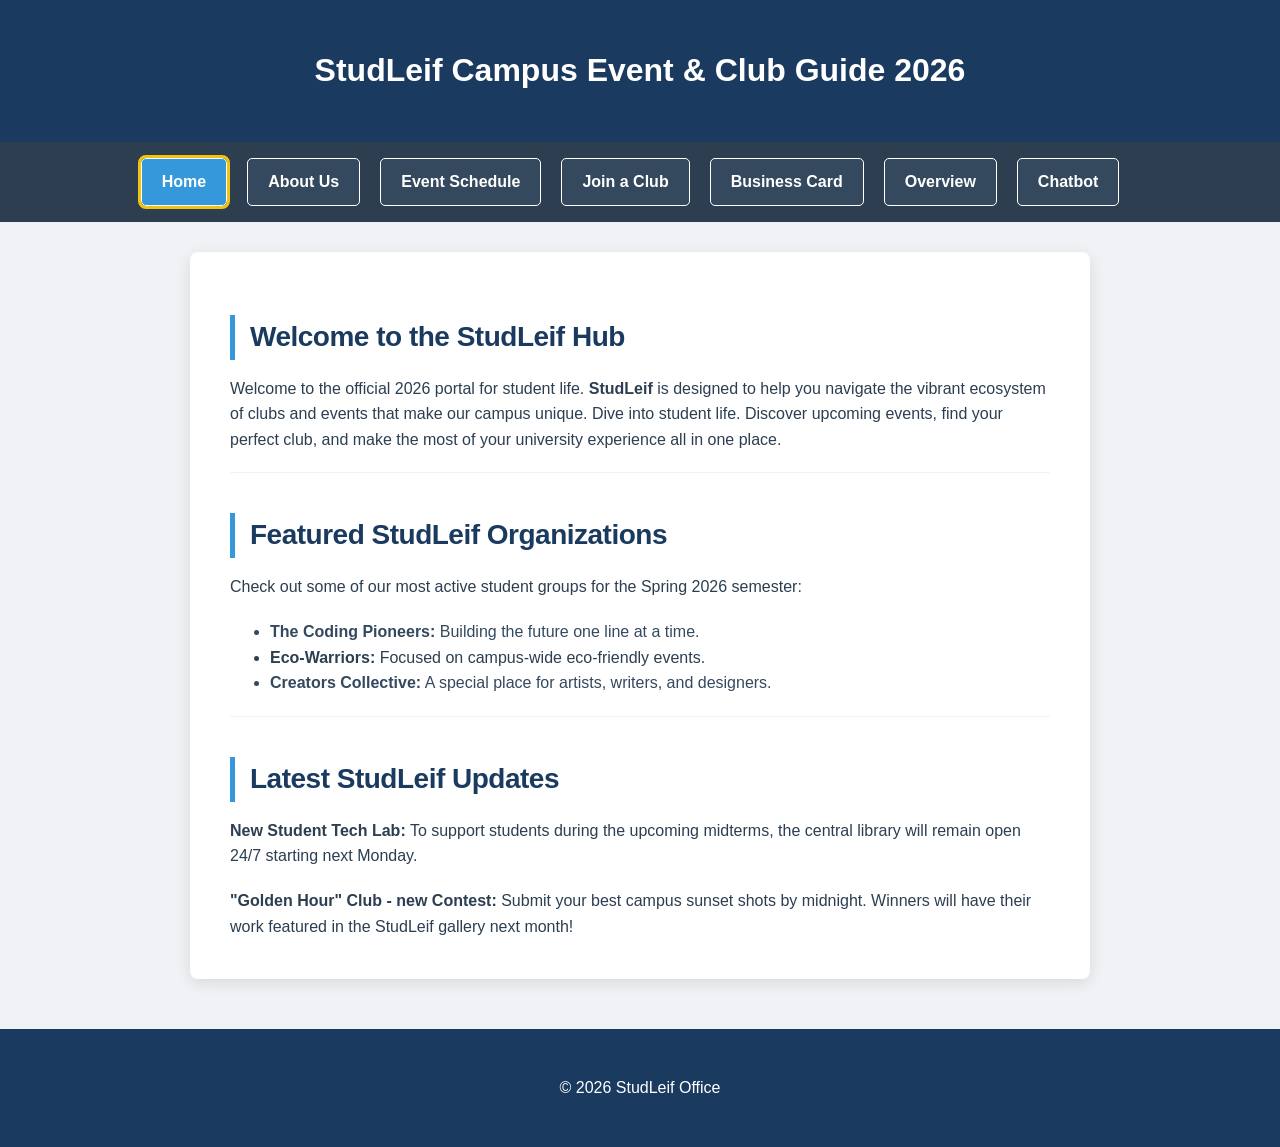
<file: index.html>
<!DOCTYPE html>
<html lang="en">
<head>
  <meta charset="UTF-8">
  <meta name="viewport" content="width=device-width, initial-scale=1.0">
  <title>Home | StudLeif Campus Guide 2026</title>
  <link rel="stylesheet" href="styles.css">
</head>
<body>


  <header>
    <h1>StudLeif Campus Event & Club Guide 2026</h1>
    <a href="#main-content" class="skip-link">Skip to main content</a>
  </header>

  <nav>
    <ul>
      <li><a href="index.html" class="active">Home</a></li>
      <li><a href="about.html">About Us</a></li>
      <li><a href="events.html">Event Schedule</a></li>
      <li><a href="join.html">Join a Club</a></li>
      <li><a href="card.html">Business Card</a></li>
      <li><a href="overview.html">Overview</a></li>
      <li><a href="chatbot.html">Chatbot</a></li>
    </ul>
  </nav>

  <main id="main-content">
    <section>
      <h2>Welcome to the StudLeif Hub</h2>
      <p>
        Welcome to the official 2026 portal for student life. <b>StudLeif</b> is designed to help you 
        navigate the vibrant ecosystem of clubs and events that make our campus unique. 
        Dive into student life. Discover upcoming events, find your perfect club, and make the most of your university experience all in one place.
      </p>
    </section>

    <section>
      <h2>Featured StudLeif Organizations</h2>
      <p>Check out some of our most active student groups for the Spring 2026 semester:</p>
      <ul>
        <li><strong>The Coding Pioneers:</strong> Building the future one line at a time.</li>
        <li><strong>Eco-Warriors:</strong> Focused on campus-wide eco-friendly events.</li>
        <li><strong>Creators Collective:</strong> A special place for artists, writers, and designers.</li>
      </ul>
    </section>

    <section>
      <h2>Latest StudLeif Updates</h2>
      <p>
        <strong>New Student Tech Lab:</strong>
        To support students during the upcoming midterms, the central library will remain open 24/7 starting next Monday.
      </p>
      <p>
        <strong>"Golden Hour" Club - new Contest:</strong> 
        Submit your best campus sunset shots by midnight. Winners will have their work featured in the StudLeif gallery next month!
      </p>
    </section>
  </main>

  <footer>
    <p>&copy; 2026 StudLeif Office</p>
  </footer>

</body>
</html>
</file>
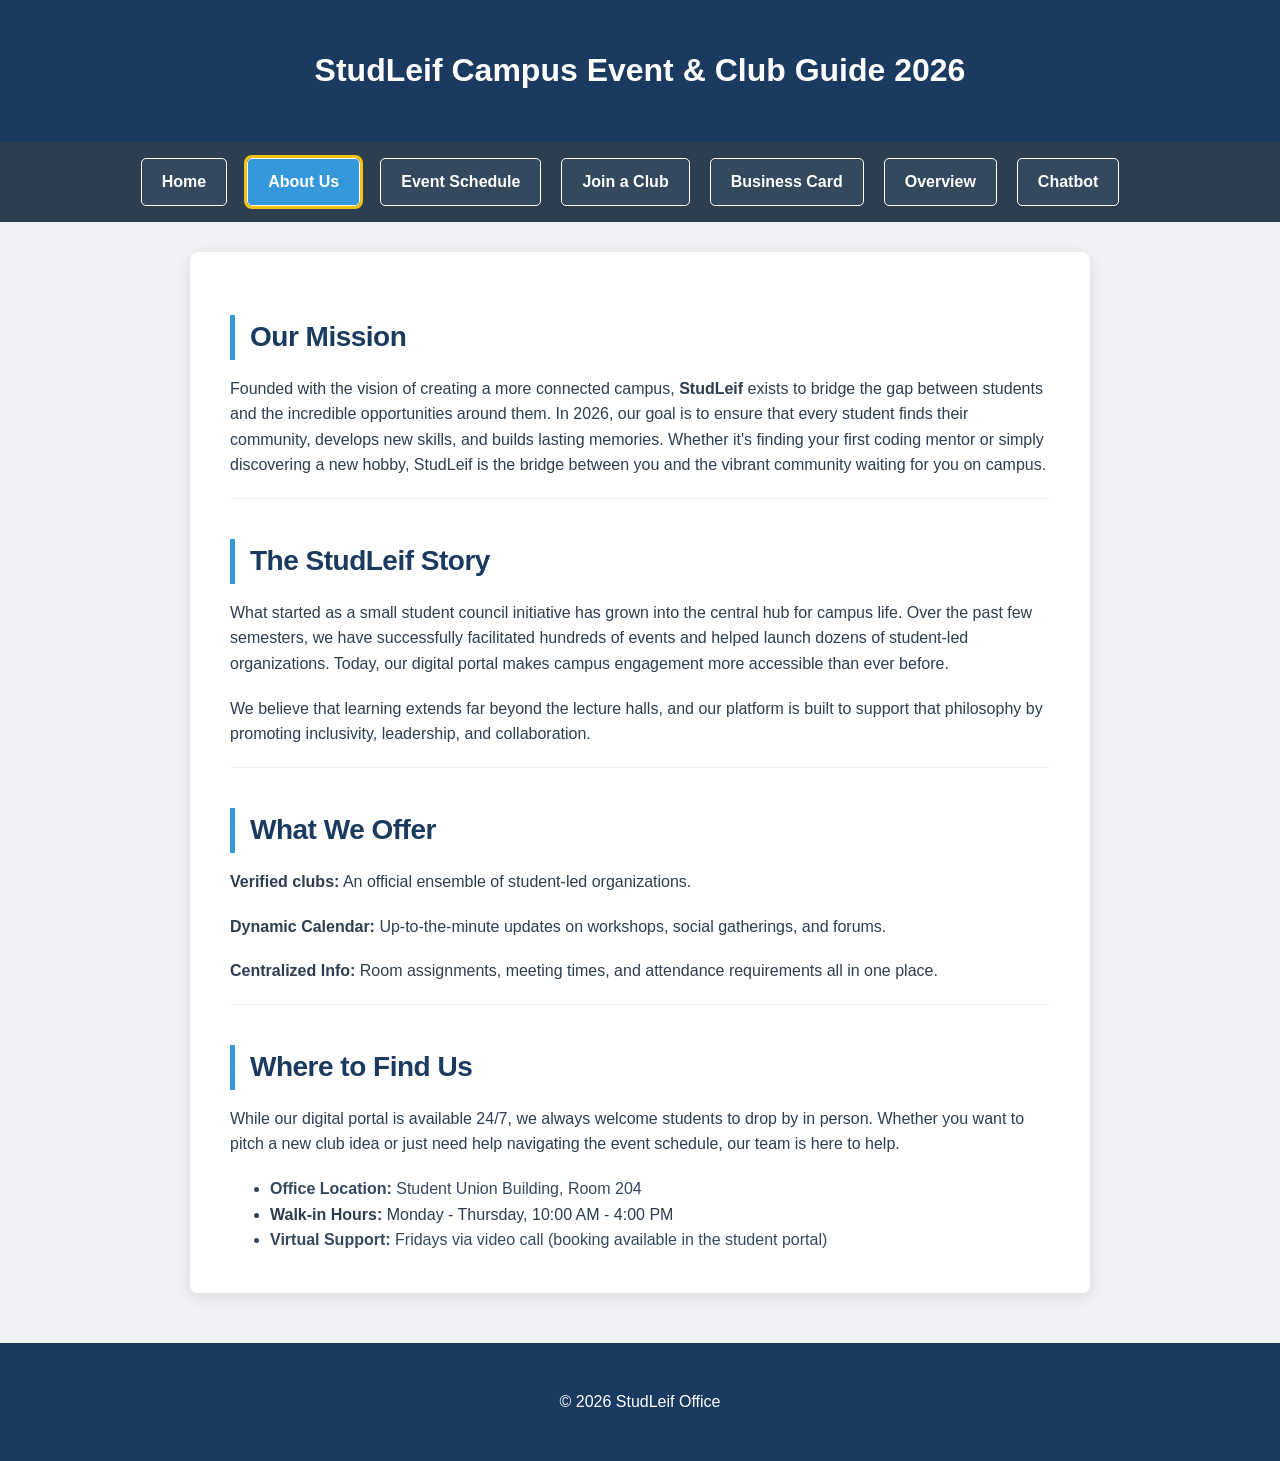
<file: about.html>
<!DOCTYPE html>
<html lang="en">
<head>
  <meta charset="UTF-8">
  <meta name="viewport" content="width=device-width, initial-scale=1.0">
  <title>About Us | StudLeif Campus Guide 2026</title>
  <link rel="stylesheet" href="styles.css">
</head>
<body>

  <header>
    <h1>StudLeif Campus Event & Club Guide 2026</h1>
    <a href="#main-content" class="skip-link">Skip to main content</a>
  </header>

  <nav>
    <ul>
      <li><a href="index.html">Home</a></li>
      <li><a href="about.html" class="active">About Us</a></li>
      <li><a href="events.html">Event Schedule</a></li>
      <li><a href="join.html">Join a Club</a></li>
      <li><a href="card.html">Business Card</a></li>
      <li><a href="overview.html">Overview</a></li>
      <li><a href="chatbot.html">Chatbot</a></li>
    </ul>
  </nav>

  <main id="main-content">
    <section>
      <h2>Our Mission</h2>
      <p>
        Founded with the vision of creating a more connected campus, <b>StudLeif</b> exists to bridge the gap 
        between students and the incredible opportunities around them. In 2026, our goal is to ensure that 
        every student finds their community, develops new skills, and builds lasting memories. Whether it's finding your first 
        coding mentor or simply discovering a new hobby, StudLeif is the bridge between you and the vibrant community waiting for you on campus.
      </p>
    </section>

    <section>
      <h2>The StudLeif Story</h2>
      <p>
        What started as a small student council initiative has grown into the central hub for campus life. 
        Over the past few semesters, we have successfully facilitated hundreds of events and helped launch 
        dozens of student-led organizations. Today, our digital portal makes campus engagement more accessible 
        than ever before.
      </p>
      <p>
        We believe that learning extends far beyond the lecture halls, and our platform is built to support 
        that philosophy by promoting inclusivity, leadership, and collaboration.
      </p>
    </section>
    <section>
      <h2>What We Offer</h2>
      <p><b>Verified clubs:</b> An official ensemble of student-led organizations.</p>
      <p><b>Dynamic Calendar:</b> Up-to-the-minute updates on workshops, social gatherings, and forums.</p>
      <p><b>Centralized Info:</b> Room assignments, meeting times, and attendance requirements all in one place.</p>
    </section>
    <section>
      <h2>Where to Find Us</h2>
      <p>
        While our digital portal is available 24/7, we always welcome students to drop by in person. 
        Whether you want to pitch a new club idea or just need help navigating the event schedule, our team is here to help.
      </p>
      <ul>
        <li><strong>Office Location:</strong> Student Union Building, Room 204</li>
        <li><strong>Walk-in Hours:</strong> Monday - Thursday, 10:00 AM - 4:00 PM</li>
        <li><strong>Virtual Support:</strong> Fridays via video call (booking available in the student portal)</li>
      </ul>
    </section>
  </main>

  <footer>
    <p>&copy; 2026 StudLeif Office</p>
  </footer>

</body>
</html>
</file>
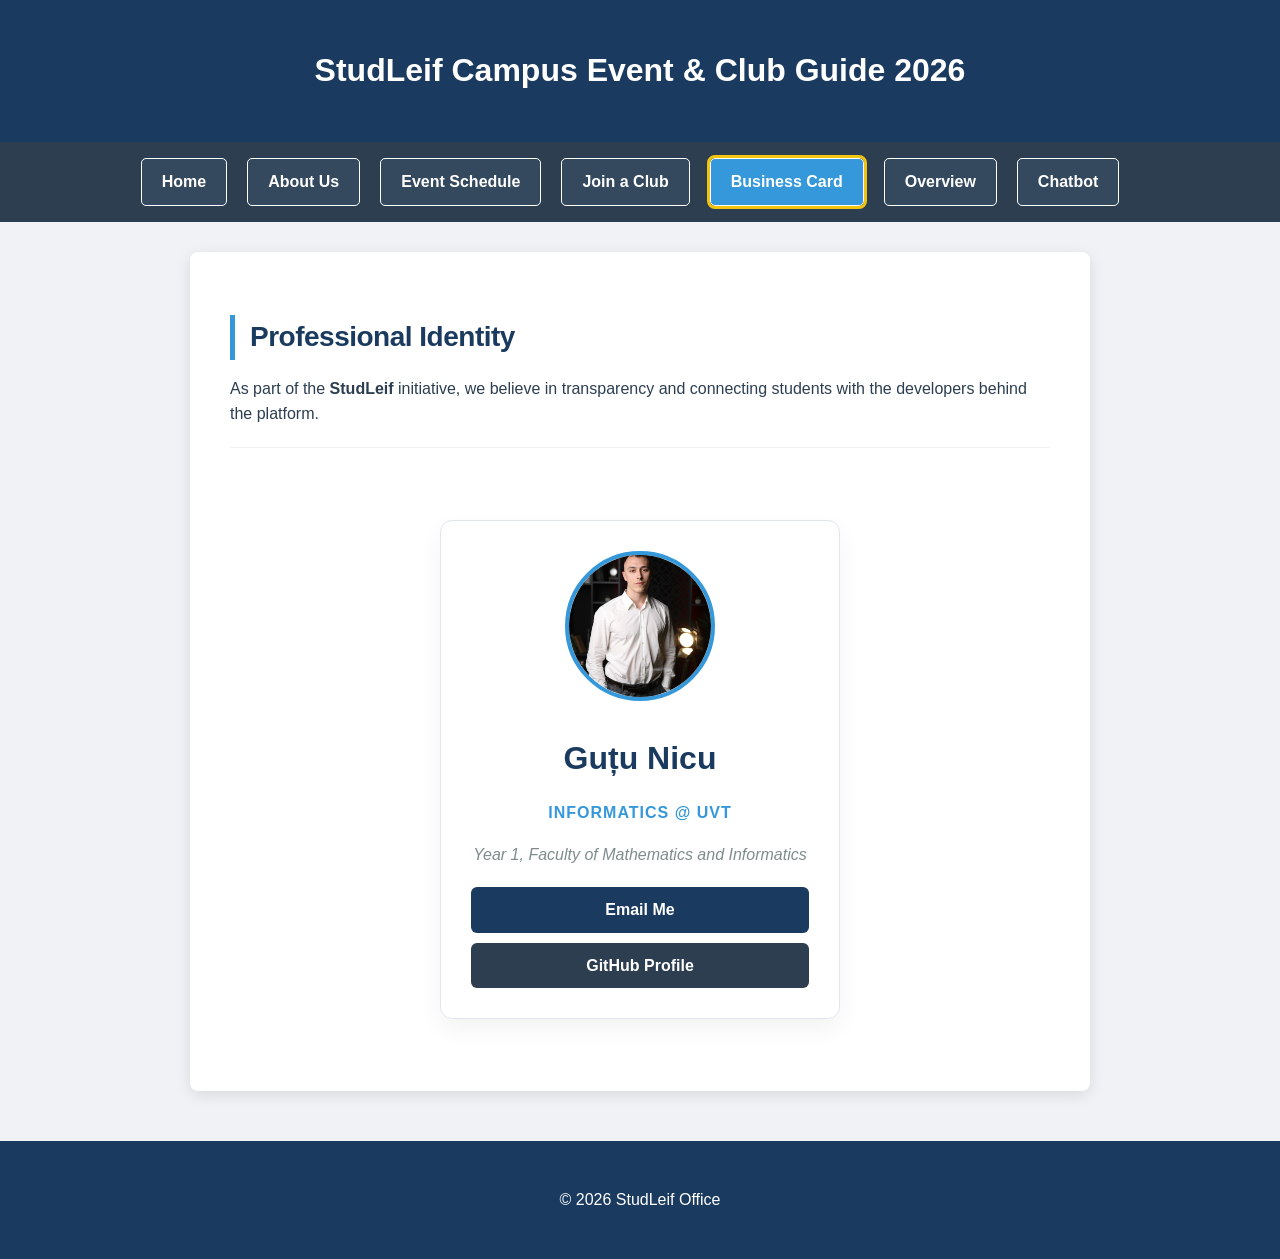
<file: card.html>
<!DOCTYPE html>
<html lang="en">
<head>
  <meta charset="UTF-8">
  <meta name="viewport" content="width=device-width, initial-scale=1.0">
  <title>Developer Profile | StudLeif 2026</title>
  <link rel="stylesheet" href="styles.css">
  <link rel="stylesheet" href="card.css">
</head>
<body>

  <header>
    <h1>StudLeif Campus Event & Club Guide 2026</h1>
    <a href="#main-content" class="skip-link">Skip to main content</a>
  </header>

  <nav>
    <ul>
      <li><a href="index.html">Home</a></li>
      <li><a href="about.html">About Us</a></li>
      <li><a href="events.html">Event Schedule</a></li>
      <li><a href="join.html">Join a Club</a></li>
      <li><a href="card.html" class="active">Business Card</a></li>
      <li><a href="overview.html">Overview</a></li>
      <li><a href="chatbot.html">Chatbot</a></li>
    </ul>
  </nav>

  <main id="main-content">
    <section>
      <h2>Professional Identity</h2>
      <p>
        As part of the <strong>StudLeif</strong> initiative, we believe in transparency and 
        connecting students with the developers behind the platform.
      </p>
    </section>

    <section id="card-container">
      <div class="business-card">
        <img src="krasavcik.jpg" alt="Profile Photo" id="profile-photo">
        <div class="card-info">
          <h3 id="full-name">Guțu Nicu</h3>
          <p class="specialization">Informatics @ UVT</p>
          <p class="academic-year">Year 1, Faculty of Mathematics and Informatics</p>
          <div class="contact-links">
            <a href="mailto:nicu.gutu00@e-uvt.ro" class="social-link email">Email Me</a>
            <a href="https://github.com/nicu-gutu" class="social-link github" target="_blank">GitHub Profile</a>
          </div>
        </div>
      </div>
    </section>
  </main>

  <footer>
    <p>&copy; 2026 StudLeif Office</p>
  </footer>

</body>
</html>
</file>
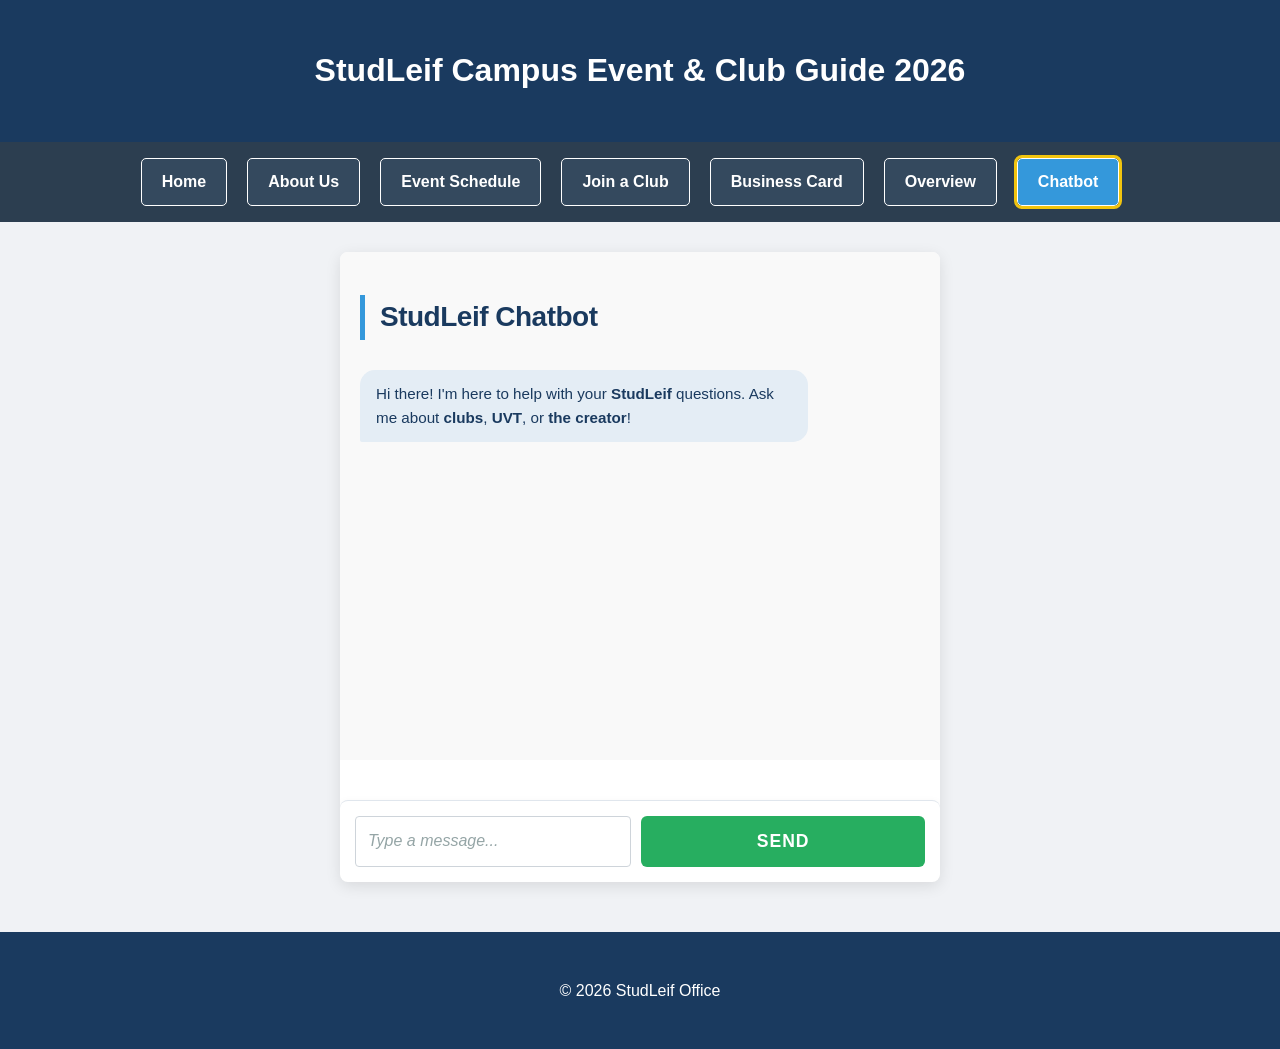
<file: chatbot.html>
<!DOCTYPE html>
<html lang="en">
<head>
  <meta charset="UTF-8">
  <meta name="viewport" content="width=device-width, initial-scale=1.0">
  <title>StudLeif Assistant</title>
  <link rel="stylesheet" href="styles.css">
  <link rel="stylesheet" href="chatbot.css">
</head>
<body>

  <header>
    <h1>StudLeif Campus Event & Club Guide 2026</h1>
    <a href="#main-content" class="skip-link">Skip to main content</a>
  </header>

  <nav>
    <ul>
      <li><a href="index.html">Home</a></li>
      <li><a href="about.html">About Us</a></li>
      <li><a href="events.html">Event Schedule</a></li>
      <li><a href="join.html">Join a Club</a></li>
      <li><a href="card.html">Business Card</a></li>
      <li><a href="overview.html">Overview</a></li>
      <li><a href="chatbot.html" class="active">Chatbot</a></li>
    </ul>
  </nav>

  <main id="chat-container">
    <section class="chat-window" id="chatWindow">
      <h2>StudLeif Chatbot</h2>
      <div class="message bot-message">
        Hi there! I'm here to help with your <b>StudLeif</b> questions. Ask me about <b>clubs</b>, <b>UVT</b>, or <b>the creator</b>!
      </div>
    </section>

    <form id="chatForm" class="chat-input-area">
      <input type="text" id="userInput" placeholder="Type a message..." required autocomplete="off">
      <button type="submit">Send</button>
    </form>
  </main>

  <footer>
    <p>&copy; 2026 StudLeif Office</p>
  </footer>

  <script src="chatbot.js"></script>
</body>
</html>
</file>
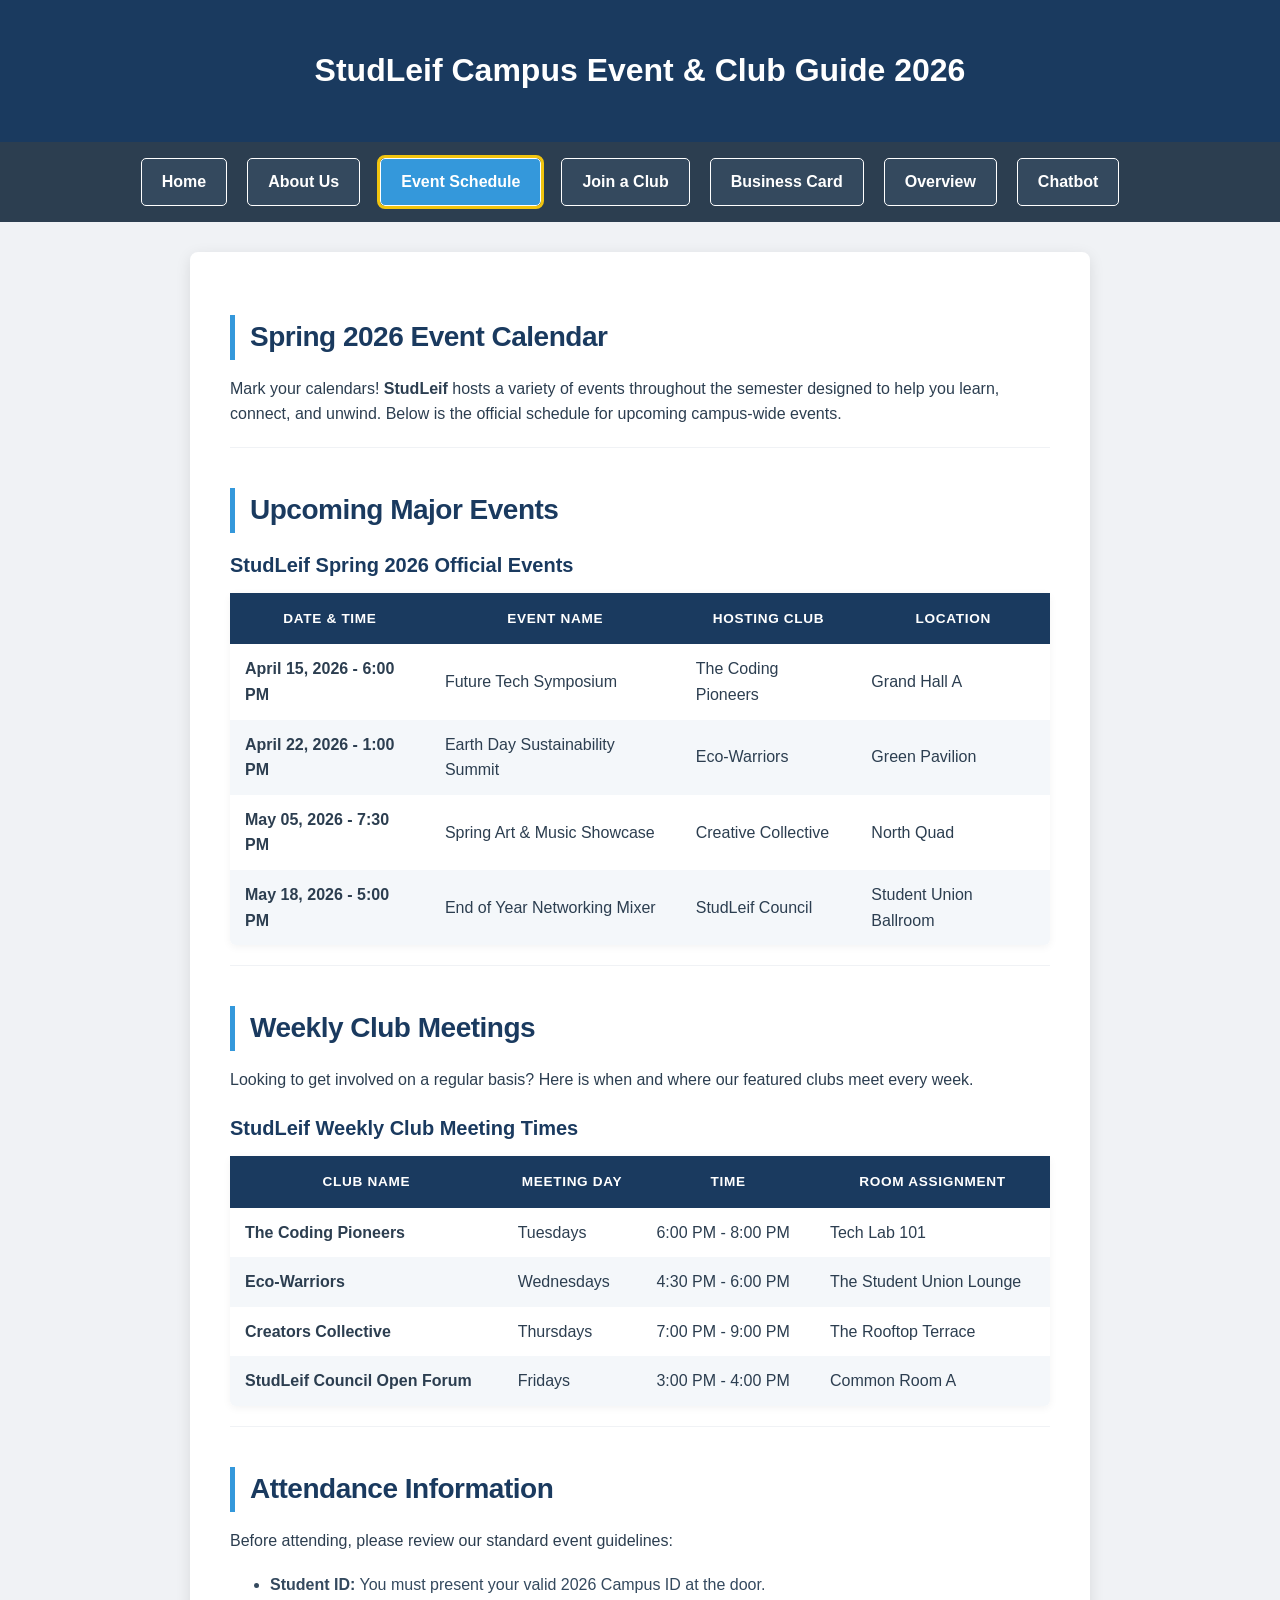
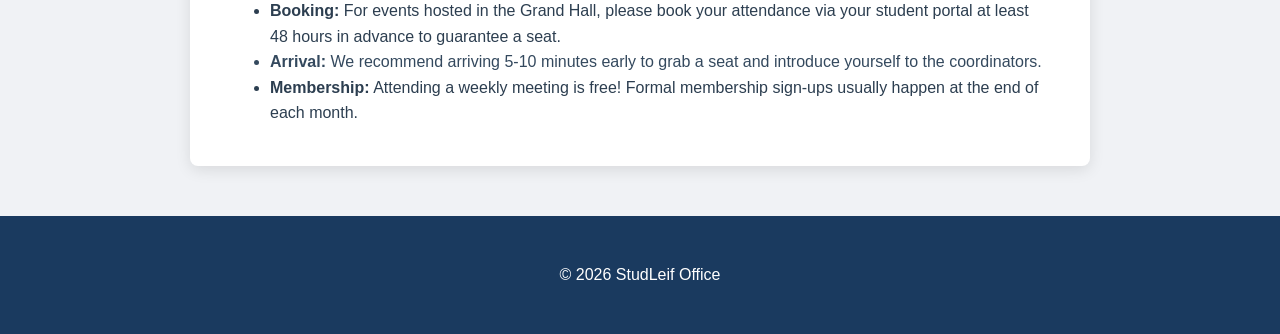
<file: events.html>
<!DOCTYPE html>
<html lang="en">
<head>
  <meta charset="UTF-8">
  <meta name="viewport" content="width=device-width, initial-scale=1.0">
  <title>Event Schedule | StudLeif Campus Guide 2026</title>
  <link rel="stylesheet" href="styles.css">
</head>
<body>

  <header>
    <h1>StudLeif Campus Event & Club Guide 2026</h1>
    <a href="#main-content" class="skip-link">Skip to main content</a>
  </header>

  <nav>
    <ul>
      <li><a href="index.html">Home</a></li>
      <li><a href="about.html">About Us</a></li>
      <li><a href="events.html" class="active">Event Schedule</a></li>
      <li><a href="join.html">Join a Club</a></li>
      <li><a href="card.html">Business Card</a></li>
      <li><a href="overview.html">Overview</a></li>
      <li><a href="chatbot.html">Chatbot</a></li>
    </ul>
  </nav>

  <main id="main-content">
    <section>
      <h2>Spring 2026 Event Calendar</h2>
      <p>
        Mark your calendars! <b>StudLeif</b> hosts a variety of events throughout the semester designed to help you 
        learn, connect, and unwind. Below is the official schedule for upcoming campus-wide events.
      </p>
    </section>

    <section>
      <h2>Upcoming Major Events</h2>
      <table>
        <caption>StudLeif Spring 2026 Official Events</caption>
        <thead>
          <tr>
            <th scope="col">Date & Time</th>
            <th scope="col">Event Name</th>
            <th scope="col">Hosting Club</th>
            <th scope="col">Location</th>
          </tr>
        </thead>
        <tbody>
          <tr>
            <th scope="row">April 15, 2026 - 6:00 PM</th>
            <td>Future Tech Symposium</td>
            <td>The Coding Pioneers</td>
            <td>Grand Hall A</td>
          </tr>
          <tr>
            <th scope="row">April 22, 2026 - 1:00 PM</th>
            <td>Earth Day Sustainability Summit</td>
            <td>Eco-Warriors</td>
            <td>Green Pavilion</td>
          </tr>
          <tr>
            <th scope="row">May 05, 2026 - 7:30 PM</th>
            <td>Spring Art & Music Showcase</td>
            <td>Creative Collective</td>
            <td>North Quad</td>
          </tr>
          <tr>
            <th scope="row">May 18, 2026 - 5:00 PM</th>
            <td>End of Year Networking Mixer</td>
            <td>StudLeif Council</td>
            <td>Student Union Ballroom</td>
          </tr>
        </tbody>
      </table>
    </section>

    <section>
      <h2>Weekly Club Meetings</h2>
      <p>Looking to get involved on a regular basis? Here is when and where our featured clubs meet every week.</p>
      <table>
        <caption>StudLeif Weekly Club Meeting Times</caption>
        <thead>
          <tr>
            <th scope="col">Club Name</th>
            <th scope="col">Meeting Day</th>
            <th scope="col">Time</th>
            <th scope="col">Room Assignment</th>
          </tr>
        </thead>
        <tbody>
          <tr>
            <th scope="row">The Coding Pioneers</th>
            <td>Tuesdays</td>
            <td>6:00 PM - 8:00 PM</td>
            <td>Tech Lab 101</td>
          </tr>
          <tr>
            <th scope="row">Eco-Warriors</th>
            <td>Wednesdays</td>
            <td>4:30 PM - 6:00 PM</td>
            <td>The Student Union Lounge</td>
          </tr>
          <tr>
            <th scope="row">Creators Collective</th>
            <td>Thursdays</td>
            <td>7:00 PM - 9:00 PM</td>
            <td>The Rooftop Terrace</td>
          </tr>
          <tr>
            <th scope="row">StudLeif Council Open Forum</th>
            <td>Fridays</td>
            <td>3:00 PM - 4:00 PM</td>
            <td>Common Room A</td>
          </tr>
        </tbody>
      </table>
    </section>

    <section>
      <h2>Attendance Information</h2>
      <p>Before attending, please review our standard event guidelines:</p>
      <ul>
        <li><strong>Student ID:</strong> You must present your valid 2026 Campus ID at the door.</li>
        <li><strong>Booking:</strong> For events hosted in the Grand Hall, please book your attendance via your student portal at least 48 hours in advance to guarantee a seat.</li>
        <li><strong>Arrival:</strong> We recommend arriving 5-10 minutes early to grab a seat and introduce yourself to the coordinators.</li>
        <li><strong>Membership:</strong> Attending a weekly meeting is free! Formal membership sign-ups usually happen at the end of each month.</li>
      </ul>
    </section>
  </main>

  <footer>
    <p>&copy; 2026 StudLeif Office</p>
  </footer>

</body>
</html>
</file>
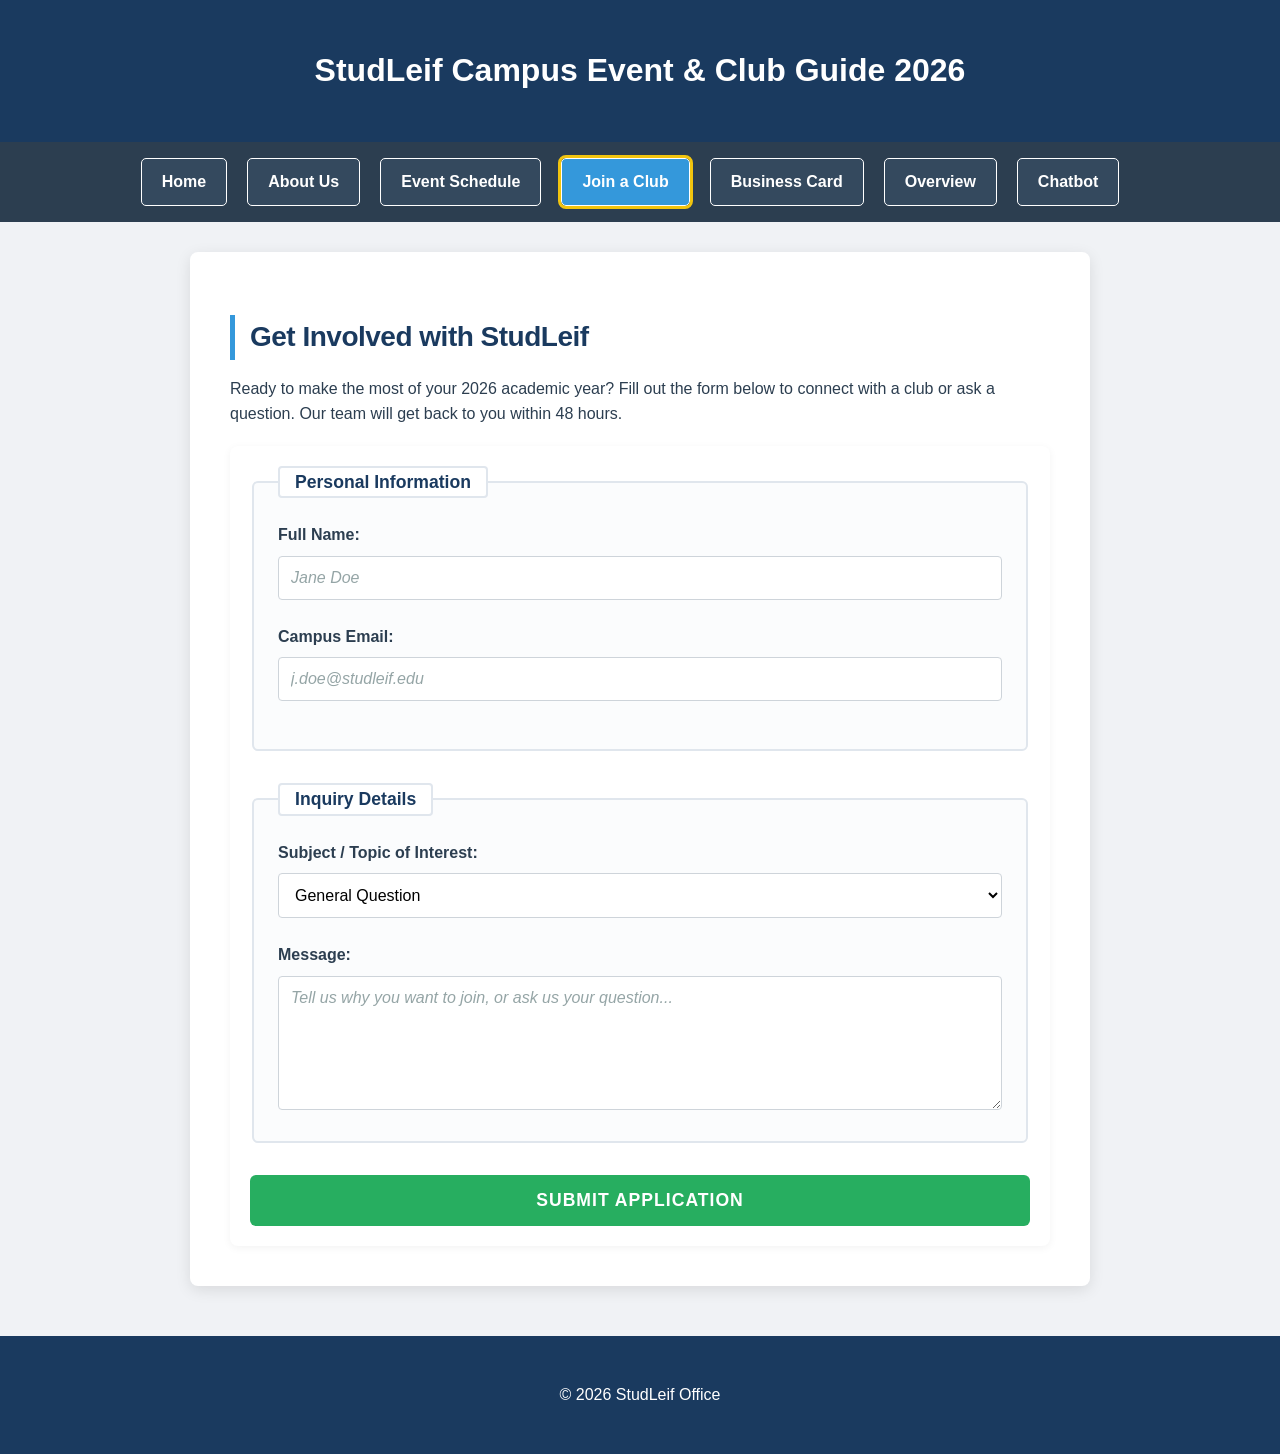
<file: join.html>
<!DOCTYPE html>
<html lang="en">
<head>
  <meta charset="UTF-8">
  <meta name="viewport" content="width=device-width, initial-scale=1.0">
  <title>Join a Club | StudLeif Campus Guide 2026</title>
  <link rel="stylesheet" href="styles.css">
</head>
<body>
  <header>
    <h1>StudLeif Campus Event & Club Guide 2026</h1>
    <a href="#main-content" class="skip-link">Skip to main content</a>
  </header>
  <nav>
    <ul>
      <li><a href="index.html">Home</a></li>
      <li><a href="about.html">About Us</a></li>
      <li><a href="events.html">Event Schedule</a></li>
      <li><a href="join.html" class="active">Join a Club</a></li>
      <li><a href="card.html">Business Card</a></li>
      <li><a href="overview.html">Overview</a></li>
      <li><a href="chatbot.html">Chatbot</a></li>
    </ul>
  </nav>

  <main id="main-content">
    <section>
      <h2>Get Involved with StudLeif</h2>
      <p>
        Ready to make the most of your 2026 academic year? Fill out the form below to connect 
        with a club or ask a question. Our team will get back to you within 48 hours.
      </p>

      <form>
        <fieldset>
          <legend>Personal Information</legend>
          
          <label for="student-name">Full Name:</label>
          <input type="text" id="student-name" name="student-name" required placeholder="Jane Doe">
          
          <label for="student-email">Campus Email:</label>
          <input type="email" id="student-email" name="student-email" required placeholder="j.doe@studleif.edu">
        </fieldset>

        <fieldset>
          <legend>Inquiry Details</legend>
          
          <label for="inquiry-topic">Subject / Topic of Interest:</label>
          <select id="inquiry-topic" name="inquiry-topic" required>
            <option value="General Question">General Question</option>
            <option value="Bug Report">Bug Report</option>
            <option value="Counseling">Counseling</option>
            <option value="Other">Other</option>
          </select>

          <label for="inquiry-message">Message:</label>
          <textarea id="inquiry-message" name="inquiry-message" rows="6" required placeholder="Tell us why you want to join, or ask us your question..."></textarea>
        </fieldset>
        <button type="submit">Submit Application</button>
      </form>
    </section>
  </main>

  <footer>
    <p>&copy; 2026 StudLeif Office</p>
  </footer>

</body>
</html>
</file>
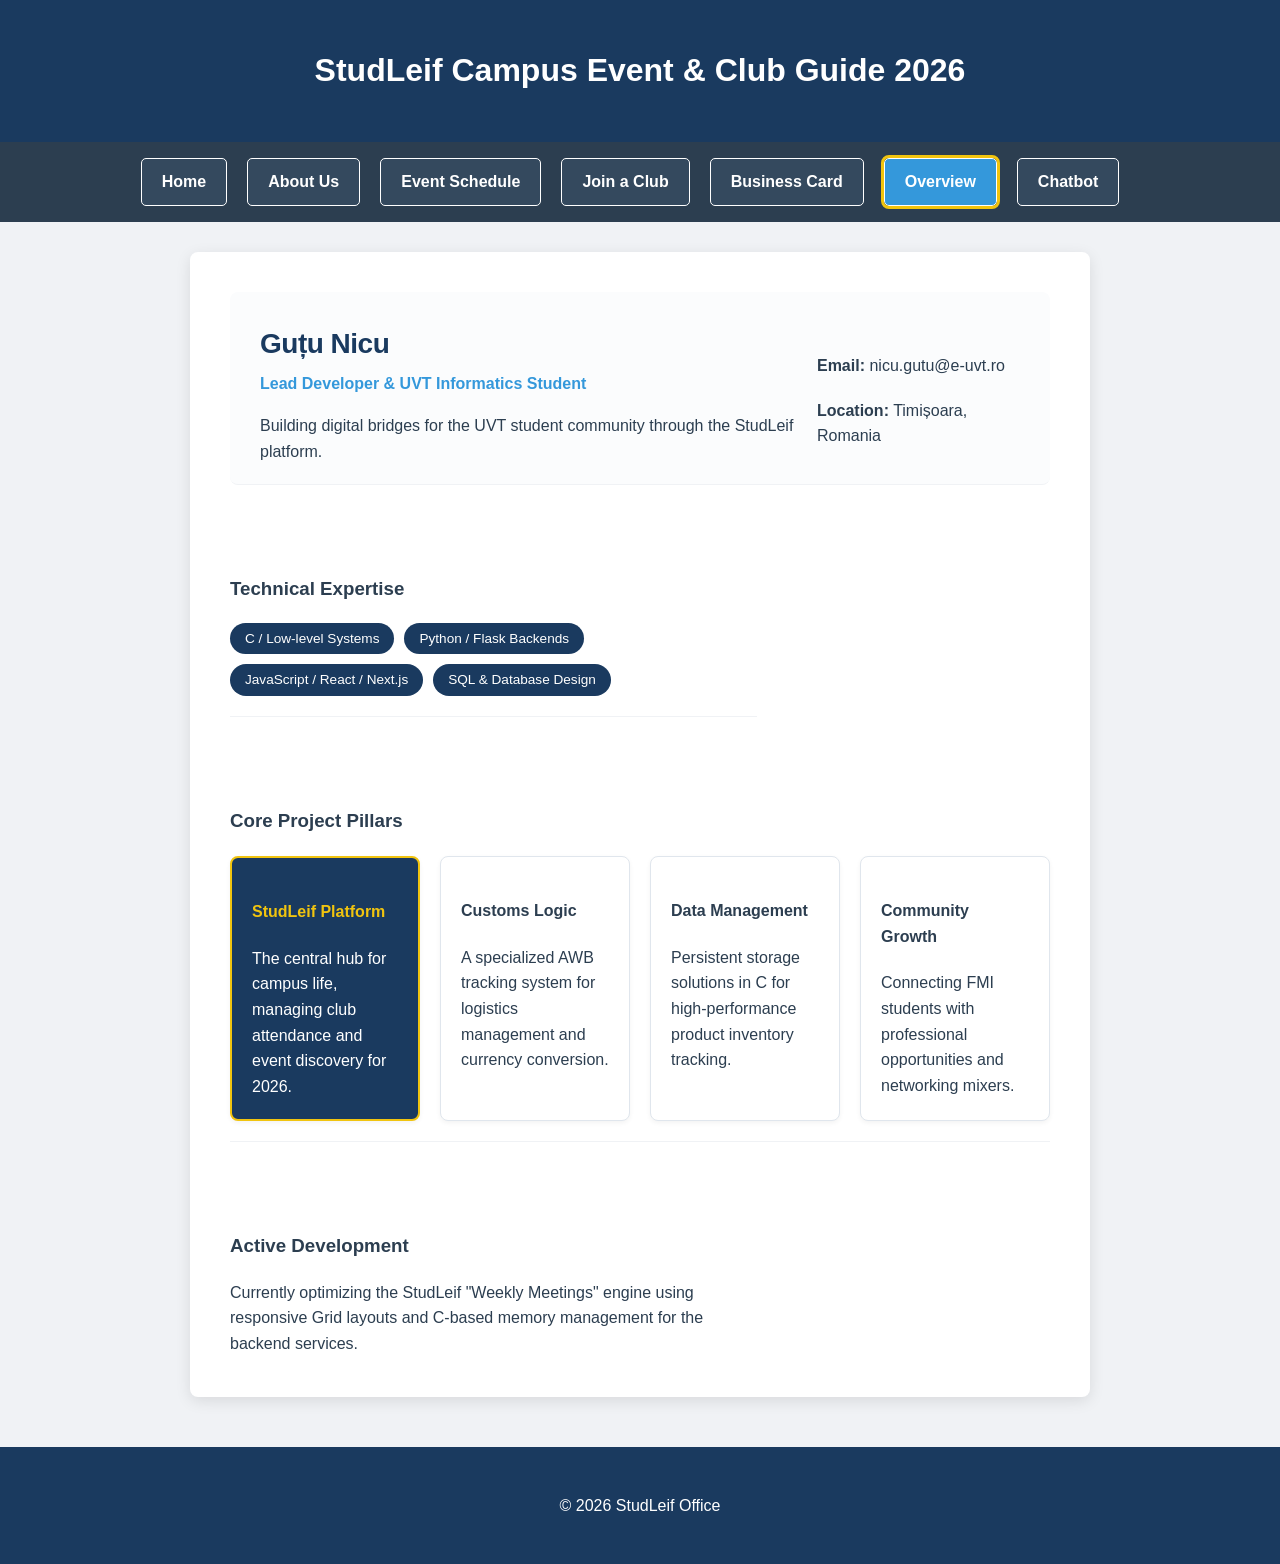
<file: overview.html>
<!DOCTYPE html>
<html lang="en">
<head>
  <meta charset="UTF-8">
  <meta name="viewport" content="width=device-width, initial-scale=1.0">
  <title>Platform Overview | StudLeif 2026</title>
  <link rel="stylesheet" href="styles.css">
  <link rel="stylesheet" href="overview.css">
</head>
<body>

  <header>
    <h1>StudLeif Campus Event & Club Guide 2026</h1>
    <a href="#main-content" class="skip-link">Skip to main content</a>
  </header>

  <nav>
    <ul>
      <li><a href="index.html">Home</a></li>
      <li><a href="about.html">About Us</a></li>
      <li><a href="events.html">Event Schedule</a></li>
      <li><a href="join.html">Join a Club</a></li>
      <li><a href="card.html">Business Card</a></li>
      <li><a href="overview.html" class="active">Overview</a></li>
      <li><a href="chatbot.html">Chatbot</a></li>
    </ul>
  </nav>

  <main id="main-content" class="overview-grid">
    <section class="profile-header">
      <div class="profile-text">
        <h2>Guțu Nicu</h2>
        <p class="tagline">Lead Developer & UVT Informatics Student</p>
        <p>Building digital bridges for the UVT student community through the StudLeif platform.</p>
      </div>
      <div class="contact-brief">
        <p><strong>Email:</strong> nicu.gutu@e-uvt.ro</p>
        <p><strong>Location:</strong> Timișoara, Romania</p>
      </div>
    </section>
  
    <section class="skills-section">
      <h3>Technical Expertise</h3>
      <ul class="skills-list">
        <li>C / Low-level Systems</li>
        <li>Python / Flask Backends</li>
        <li>JavaScript / React / Next.js</li>
        <li>SQL & Database Design</li>
      </ul>
    </section>

    <section class="features-container">
      <h3>Core Project Pillars</h3>
      <div class="feature-cards">
        <div class="card featured">
          <h4>StudLeif Platform</h4>
          <p>The central hub for campus life, managing club attendance and event discovery for 2026.</p>
        </div>
        <div class="card">
          <h4>Customs Logic</h4>
          <p>A specialized AWB tracking system for logistics management and currency conversion.</p>
        </div>
        <div class="card">
          <h4>Data Management</h4>
          <p>Persistent storage solutions in C for high-performance product inventory tracking.</p>
        </div>
        <div class="card">
          <h4>Community Growth</h4>
          <p>Connecting FMI students with professional opportunities and networking mixers.</p>
        </div>
      </div>
    </section>
  
    <section class="project-details">
      <h3>Active Development</h3>
      <p>Currently optimizing the StudLeif "Weekly Meetings" engine using responsive Grid layouts and C-based memory management for the backend services.</p>
    </section>
  </main>

  <footer>
    <p>&copy; 2026 StudLeif Office</p>
  </footer>

</body>
</html>
</file>
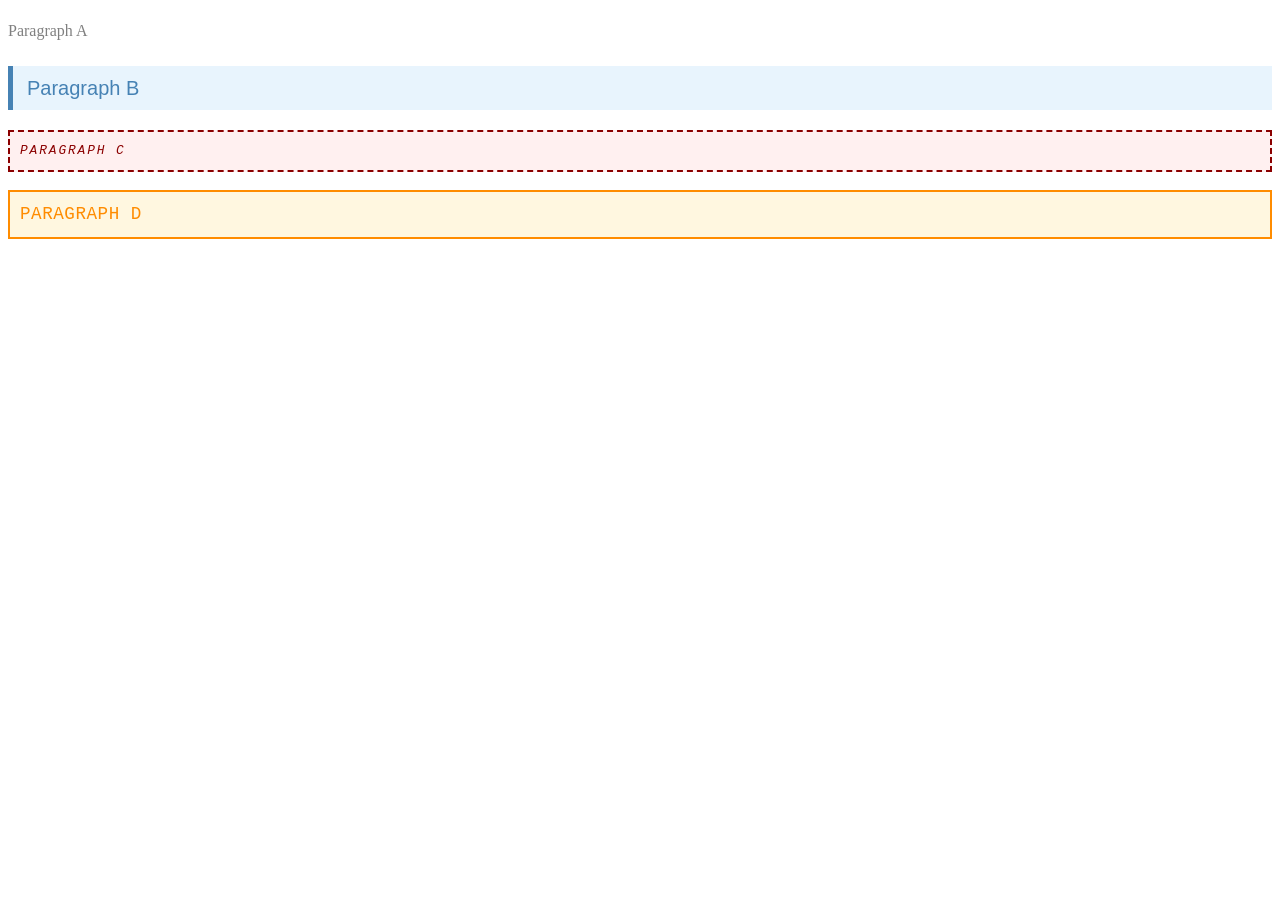
<file: specificity.html>
<!DOCTYPE html>
<html lang="en">
<head>
    <meta charset="UTF-8">
    <title>Specificity Game</title>
    <style>
        p {
            color: gray;
            font-size: 1rem;
            font-family: Georgia, serif;
            line-height: 1.4;
            padding: 4px 0;
        }

        .info {
            color: steelblue;
            font-size: 1.25rem;
            background-color: #e8f4fd;
            padding: 8px 14px;
            border-left: 5px solid steelblue;
            font-family: Arial, sans-serif;
        }

        #warning {
            color: darkred;
            font-size: 0.8rem;
            font-style: italic;
            text-transform: uppercase;
            letter-spacing: 0.15em;
            border: 2px dashed darkred;
            padding: 10px;
            background-color: #fff0f0;
            font-family: 'Courier New', monospace;
        }

        #warning.info {
            color: darkorange;
            background-color: #fff7e0;
            border: 2px solid darkorange;
            font-size: 1.1rem;
            font-style: normal;
            letter-spacing: 0.03em;
        }
    </style>
</head>
<body>
    <p>Paragraph A</p>
    <p class="info">Paragraph B</p>
    <p id="warning">Paragraph C</p>
    <p class="info" id="warning">Paragraph D</p>
</body>
</html>
</file>
<file: styles.css>
html {
  scroll-behavior: smooth;
}

::selection {
  background-color: #3498db;
  color: #ffffff;
}

::-webkit-scrollbar {
  width: 10px;
}

::-webkit-scrollbar-track {
  background: #f0f2f5;
}
::-webkit-scrollbar-thumb {
  background: #1a3a5f;
}

* {
  box-sizing: border-box;
}

body {
  font-family: 'Segoe UI', Arial, sans-serif;
  line-height: 1.6;
  color: #2c3e50;
  margin: 0;
  padding: 0;
  background-color: #f0f2f5;
  -webkit-font-smoothing: antialiased;
}

.skip-link {
  position: absolute;
  display: inline-block;
  right: 10rem;
  background-color: #f1c40f;
  color: #000;
  padding: 8px 15px;
  text-decoration: none;
  font-weight: bold;
  font-size: 0.8rem;
  border-radius: 4px;
  margin-bottom: 10px;
  border: 2px solid #000;
  opacity: 0;
  transform: translateY(-10px);
  transition: all 0.3s ease;
  z-index: 1000;
}

header:hover .skip-link,
.skip-link:focus {
  opacity: 1;
  transform: translateY(0);
}

header {
  background-color: #1a3a5f;
  color: #ffffff;
  padding: 1.5rem 1rem;
  text-align: center;
  display: flex;
  align-items: center;
  justify-content: center;
}

nav {
  background-color: #2c3e50;
  padding: 1rem 0;
  position: sticky;
  top: 0;
  z-index: 999;
}

nav ul {
  list-style: none;
  padding: 0;
  margin: 0;
  display: grid;
  grid-template-columns: repeat(8, auto); 
  justify-content: center;
  gap: 20px;
  justify-items: center; 
  align-items: center;
}

nav ul li {
  margin: 0; 
}

nav ul li:first-child { margin-left: 0; }
nav ul li:last-child { margin-right: 0; }

nav ul li a {
  color: #ffffff;
  text-decoration: none;
  font-weight: bold;
  padding: 10px 20px;
  background-color: #34495e;
  border-radius: 5px;
  border: 1px solid #ffffff;
  transition: all 0.3s ease;
  position: relative;
  display: inline-block;
}

nav ul li a:hover, 
nav ul li a:focus, 
nav ul li a.active {
  background-color: #3498db;
  color: #fff;
  outline: 3px solid #f1c40f;
}

main {
  max-width: 900px;
  margin: 30px auto;
  padding: 40px;
  background-color: #ffffff;
  border-radius: 8px;
  box-shadow: 0 4px 15px rgba(0,0,0,0.1);
}

main p {
  margin-bottom: 1.2rem;
}

main *:last-child {
  margin-bottom: 0;
}

section {
  margin-bottom: 40px;
}

section:not(:last-of-type) {
  border-bottom: 1px solid #f0f2f5;
  padding-bottom: 20px;
}

h2 {
  color: #1a3a5f;
  border-left: 5px solid #3498db;
  padding-left: 15px;
  margin-bottom: 15px;
  font-size: 1.75rem;
  letter-spacing: -0.5px;
}

table {
  width: 100%;
  border-collapse: collapse;
  margin: 1rem 0 2.5rem 0;
  background-color: #ffffff;
  box-shadow: 0 2px 8px rgba(0,0,0,0.05);
  border-radius: 6px;
  overflow: hidden;
}

caption {
  font-size: 1.25rem;
  font-weight: bold;
  color: #1a3a5f;
  padding-bottom: 0.75rem;
  text-align: left;
}

thead th {
  background-color: #1a3a5f;
  color: #ffffff;
  text-transform: uppercase;
  font-size: 0.85rem;
  letter-spacing: 0.05em;
  padding: 15px;
  border: none;
}

th[scope="row"], td {
  padding: 12px 15px;
  color: #2c3e50;
  text-align: left;
}

tbody td:first-child {
  font-weight: 600;
}

tbody tr:nth-child(even) {
  background-color: #f4f7fa;
}

tbody tr:hover {
  background-color: #e4edf5;
  transition: background-color 0.2s ease;
}

tbody tr:last-child td {
  border-bottom: none;
}

form {
  background-color: #ffffff;
  padding: 20px;
  border-radius: 8px;
  box-shadow: 0 2px 8px rgba(0,0,0,0.05);
}

fieldset {
  border: 2px solid #e0e6ed;
  border-radius: 6px;
  padding: 1.5rem;
  margin-bottom: 2rem;
  background-color: #fbfcfd;
  transition: border-color 0.3s ease;
}

fieldset:focus-within {
  border-color: #3498db;
}

legend {
  font-weight: bold;
  font-size: 1.1rem;
  padding: 0 15px;
  color: #1a3a5f;
  background-color: #ffffff;
  border: 2px solid #e0e6ed;
  border-radius: 4px;
}

label {
  display: block;
  margin-bottom: 8px;
  font-weight: 600;
  color: #2c3e50;
}

input[type="text"],
input[type="email"],
select,
textarea {
  width: 100%;
  padding: 12px;
  margin-bottom: 1.5rem;
  border: 1px solid #ced4da;
  border-radius: 4px;
  font-family: 'Segoe UI', Arial, sans-serif;
  font-size: 1rem;
  background-color: #ffffff;
  transition: border-color 0.3s ease, box-shadow 0.3s ease;
}

input:not(:placeholder-shown):invalid {
  border-color: #e74c3c;
}

input:focus,
select:focus,
textarea:focus {
  outline: none;
  border-color: #3498db;
  box-shadow: 0 0 0 3px rgba(52, 152, 219, 0.3);
}

::placeholder {
  color: #95a5a6;
  font-style: italic;
}

button[type="submit"] {
  display: block;
  width: 100%;
  background-color: #27ae60;
  color: white;
  padding: 15px 20px;
  border: none;
  border-radius: 6px;
  cursor: pointer;
  font-weight: bold;
  font-size: 1.1rem;
  text-transform: uppercase;
  letter-spacing: 1px;
  transition: background-color 0.3s ease, transform 0.1s ease;
}

button[type="submit"]:hover {
  background-color: #219150;
  box-shadow: 0 4px 10px rgba(39, 174, 96, 0.3);
}

button[type="submit"]:focus {
  outline: 3px solid #1a3a5f;
  outline-offset: 2px;
}

button[type="submit"]:active {
  transform: scale(0.98);
}

main ul li:nth-child(odd) {
  color: #34495e;
}

footer {
  text-align: center;
  padding: 30px;
  background-color: #1a3a5f;
  color: white;
  margin-top: 50px;
}


@media (max-width: 900px) {
  nav {
    position: relative;
  }
  nav ul {
    grid-template-columns: repeat(4, 1fr);
  }
}

@media (max-width: 500px) {
  nav ul {
    grid-template-columns: repeat(3, 1fr) !important;
    gap: 10px;
  }
}

@media (max-width: 768px) {
  
  nav ul {
    grid-template-columns: repeat(4, 1fr);
    gap: 10px;
  }

  main {
    margin: 15px;
    padding: 20px;
  }

  table {
    display: block;
    overflow-x: auto;
    white-space: nowrap;
  }

  .skip-link {
    display: none;
  }
}

@media (max-width: 480px) {
  header h1 {
    font-size: 1.4rem;
  }

  h2 {
    font-size: 1.5rem;
  }
}
</file>
<file: card.css>
img {
  border-radius: 50%;
  border: 4px solid #3498db;
  display: block;
  margin: 0 auto 1.5rem auto;
  transition: transform 0.3s ease;
}

img:hover {
  transform: scale(1.05);
}

#card-container {
  display: flex;
  justify-content: center;
  padding: 2rem 0;
}

#full-name {
  color: #1a3a5f;
  font-size: 2rem;
  margin-bottom: 0.5rem;
  text-align: center;
}

#profile-photo {
  width: 150px;
  height: 150px;
  object-fit: cover;
}

.business-card {
  background: #ffffff;
  border: 1px solid #e0e6ed;
  border-radius: 12px;
  padding: 30px;
  max-width: 400px;
  width: 100%;
  box-shadow: 0 10px 25px rgba(0,0,0,0.05);
  text-align: center;
}

.specialization {
  font-weight: bold;
  color: #3498db;
  text-transform: uppercase;
  letter-spacing: 1px;
  margin-bottom: 5px;
}

.academic-year {
  font-style: italic;
  color: #7f8c8d;
  margin-bottom: 20px;
}

.contact-links {
  display: flex;
  flex-direction: column;
  gap: 10px;
}

.social-link {
  display: inline-block;
  padding: 10px 15px;
  text-decoration: none;
  border-radius: 6px;
  font-weight: 600;
  transition: background 0.3s ease;
}

.email {
  background-color: #1a3a5f;
  color: white;
}

.github {
  background-color: #2c3e50;
  color: white;
}

.social-link:hover {
  filter: brightness(1.2);
}
</file>
<file: chatbot.css>
input {
  margin-bottom: 0px !important;
}

#chat-container {
  max-width: 600px;
  height: 70vh;
  display: flex;
  flex-direction: column;
  justify-content: space-between;
  padding: 0;
  overflow: hidden;
  margin: 30px auto;
  border-radius: 8px;
  box-shadow: 0 4px 15px rgba(0,0,0,0.1);
  background-color: #ffffff;
}

.chat-window {
  flex-grow: 1;
  padding: 20px;
  overflow-y: auto;
  display: flex;
  flex-direction: column;
  gap: 15px;
  background-color: #f9f9f9;
}

.message {
  max-width: 80%;
  padding: 12px 16px;
  border-radius: 15px;
  font-size: 0.95rem;
}

.bot-message {
  align-self: flex-start;
  background-color: #e4edf5;
  color: #1a3a5f;
  border-bottom-left-radius: 2px;
}

.user-message {
  align-self: flex-end;
  background-color: #3498db;
  color: white;
  border-bottom-right-radius: 2px;
}

.chat-input-area {
  display: flex;
  padding: 15px;
  background: #ffffff;
  border-top: 1px solid #e0e6ed;
  gap: 10px;
}
</file>
<file: overview.css>
.overview-grid {
  display: grid;
  grid-template-columns: 2fr 1fr;
  gap: 30px;
  align-items: start;
}

.profile-header {
  grid-column: 1 / -1;
  display: flex;
  justify-content: space-between;
  align-items: center;
  background-color: #fbfcfd;
  padding: 30px;
  border-radius: 8px;
  border-bottom: 4px solid #3498db;
}

.profile-text h2 {
  margin: 0;
  border: none;
  padding: 0;
}

.tagline {
  font-weight: bold;
  color: #3498db;
  margin: 5px 0 15px 0;
}

.skills-list {
  display: flex;
  flex-wrap: wrap;
  gap: 10px;
  list-style: none;
  padding: 0;
}

.skills-list li {
  background: #1a3a5f;
  color: white !important;
  padding: 5px 15px;
  border-radius: 20px;
  font-size: 0.85rem;
}

.features-container {
  grid-column: 1 / -1;
}

.feature-cards {
  display: grid;
  grid-template-columns: repeat(4, 1fr);
  gap: 20px;
  margin-top: 20px;
}

.card {
  background: white;
  border: 1px solid #e0e6ed;
  padding: 20px;
  border-radius: 8px;
  box-shadow: 0 2px 5px rgba(0,0,0,0.05);
  transition: transform 0.2s ease;
}

.card:hover {
  transform: translateY(-5px);
}

.card.featured {
  background-color: #1a3a5f;
  color: white;
  border: 2px solid #f1c40f;
}

.card.featured h4 {
  color: #f1c40f;
}

@media (max-width: 800px) {
  .overview-grid {
    grid-template-columns: 1fr;
    padding: 20px;
  }

  .profile-header {
    flex-direction: column;
    text-align: center;
    gap: 20px;
  }

  .feature-cards {
    grid-template-columns: repeat(2, 1fr);
  }

  h2 {
    font-size: 1.5rem;
  }
}

@media (max-width: 500px) {
  .feature-cards {
    grid-template-columns: 1fr;
  }

  main {
    margin: 10px;
    padding: 20px;
  }
}
</file>
